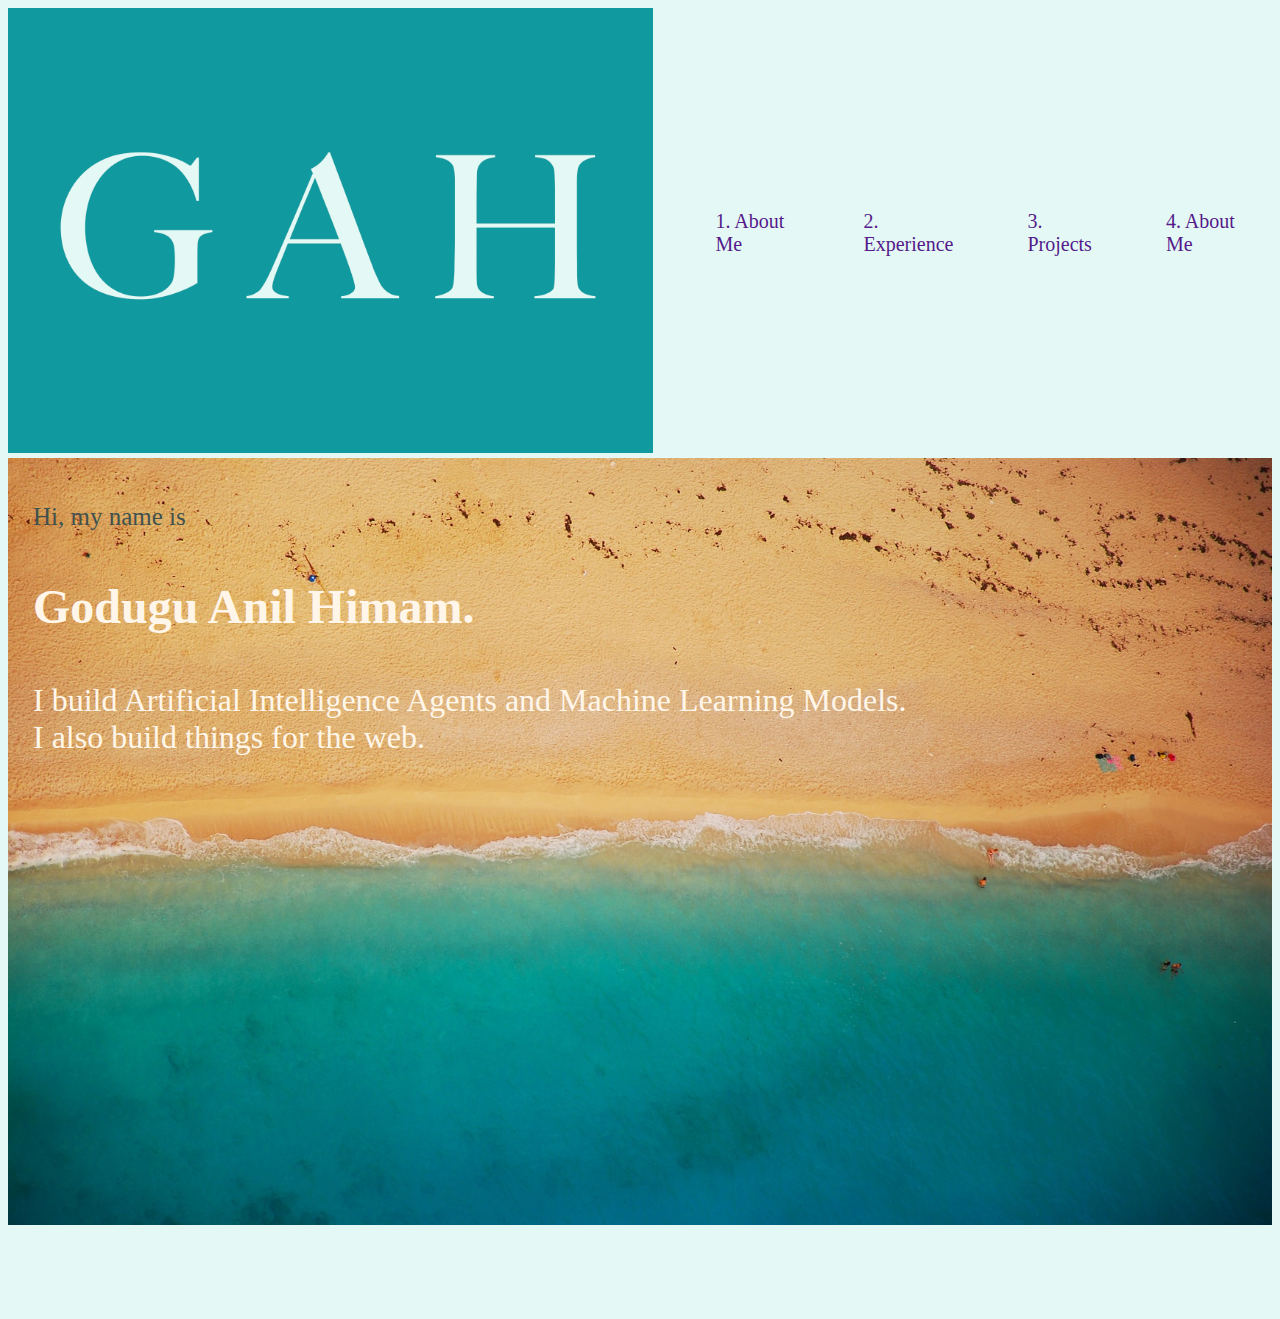
<file: index.html>
<!DOCTYPE html>

<html lang="en">
    <head>
        <title>Home Page</title>

        <!-- Meta Data tags to render the webpage with respect to different devices -->
        <meta charset="utf-8">
        <meta name="viewport" width="device-width, initial-scale=1.0">

        <!-- Link to the CSS File -->
        <link href="style.css" rel="stylesheet">
    </head>

    <body>
        <div class="container-grid">

            <!-- Navigation Section -->
            <!-- First Row of the Grid Contains the Navigation Bar using Flexbox -->
            <div class="row">

                <!-- Using Flexbox From Here -->
                <div class="container-flexbox">

                    <!-- Favicon or Image Element-->
                    <div class="logo-image">
                       <img src="logo.png" alt="Image of Logo" height="80px"> 
                    </div>

                    <!-- About Me Tab -->
                    <div class="navbar">
                        <a href="">1. About Me</a>
                    </div>

                    <!-- Experience Tab -->
                    <div class="navbar">
                        <a href="">2. Experience</a>
                    </div>

                    <!--  Projects Tab -->
                    <div class="navbar">
                        <a href="">3. Projects</a>
                    </div>

                    <!--  Contact Me Tab -->
                    <div class="navbar">
                        <a href="">4. About Me</a>
                    </div>
                </div>

            </div>

            <!-- Background Image Like a Bootstrap Hero-->
            <div class="row hero">
                <img src="new-beach.jpeg" alt="Image of a Beach">
                
                <!-- Text to be displayed on the image -->
                <div class="image-text">
                    <p class="salutation">Hi, my name is</p>
                    <p class="name-card">Godugu Anil Himam.</p>
                    <p class="occupation-card">
                        I build Artificial Intelligence Agents and Machine Learning Models.<br>
                        I also build things for the web.
                    </p>
                </div>
            </div>
        </div>

        <!-- Background Image Like a Bootstrap Hero-->

        <!-- About Me Section -->

        <!-- My Experience Section -->

        <!-- Work Section -->

        <!-- Contact Me Section -->
    </body>

</html>
</file>
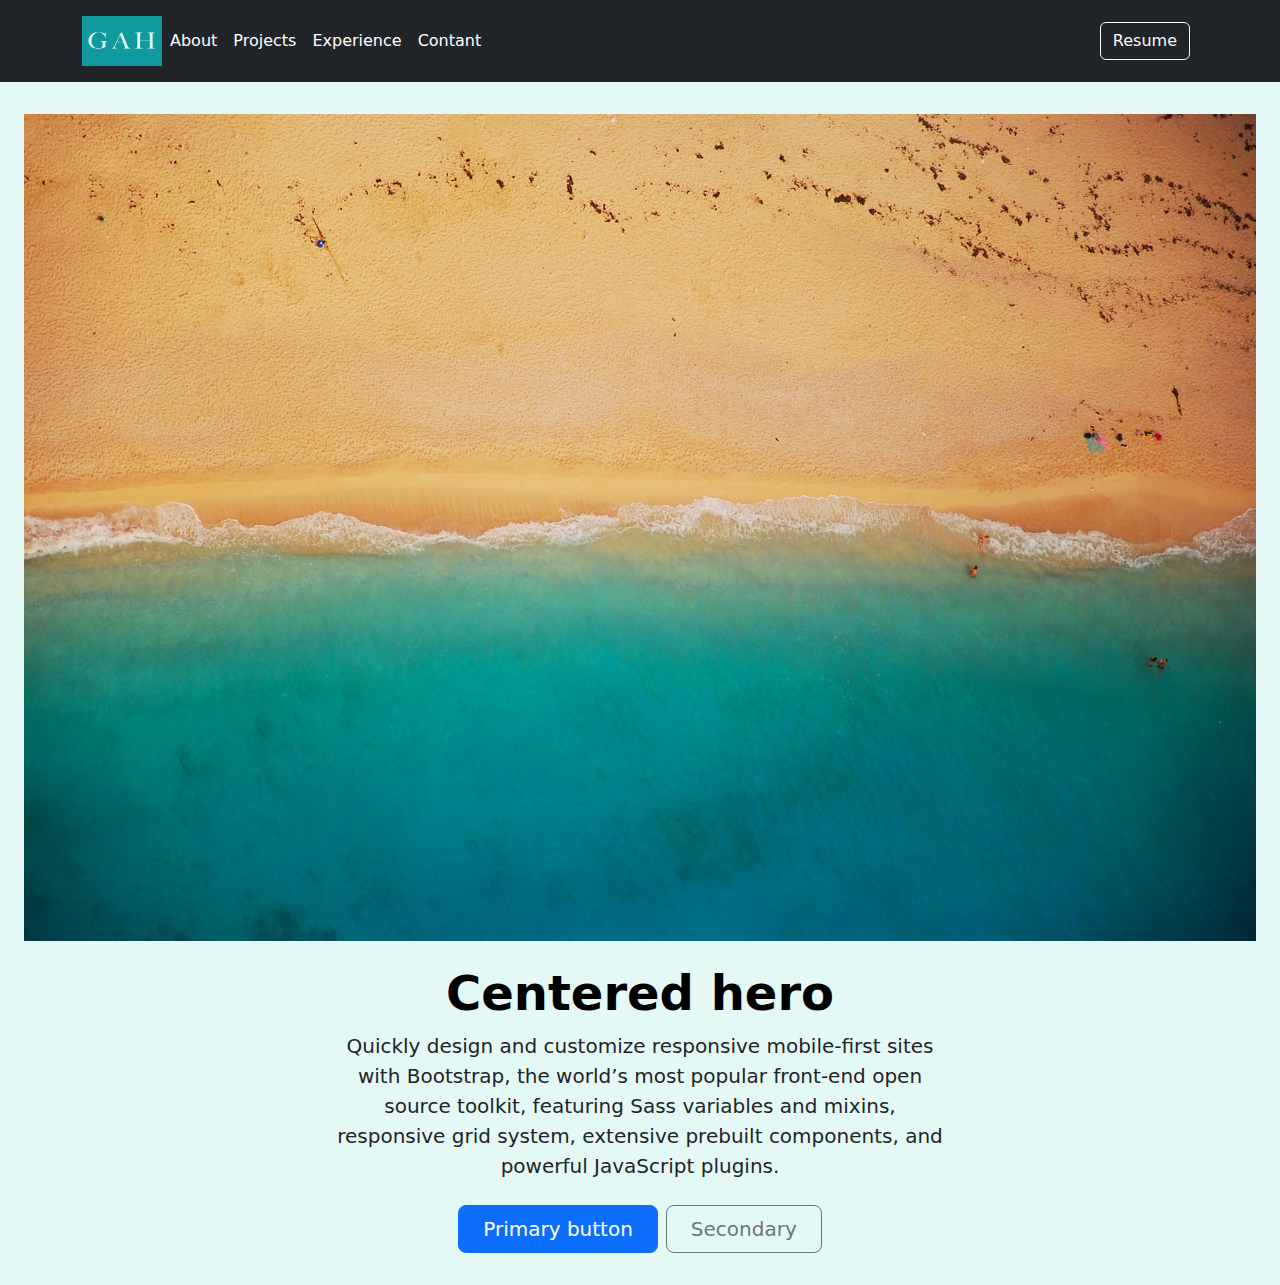
<file: other.html>
<!DOCTYPE html>
<html lang="en">

<head>
    <!-- Meta tags for the View Port Setting -->
    <meta charset="UTF-8">
    <meta name="viewport" content="width=device-width, initial-scale=1.0">
    <title>Home Page</title>

    <!-- Links to Bootstrap -->
    <link href="https://cdn.jsdelivr.net/npm/bootstrap@5.3.3/dist/css/bootstrap.min.css" rel="stylesheet" integrity="sha384-QWTKZyjpPEjISv5WaRU9OFeRpok6YctnYmDr5pNlyT2bRjXh0JMhjY6hW+ALEwIH" crossorigin="anonymous">
    <script src="https://cdn.jsdelivr.net/npm/bootstrap@5.3.3/dist/js/bootstrap.bundle.min.js" integrity="sha384-YvpcrYf0tY3lHB60NNkmXc5s9fDVZLESaAA55NDzOxhy9GkcIdslK1eN7N6jIeHz" crossorigin="anonymous"></script>

    <!-- Link to External CSS -->
    <link href="style.css" rel="stylesheet">
</head>
<body>
    <!-- Header Section with the Navbar -->
    <header class="p-3 text-bg-dark">
        <div class="container">
          <div class="d-flex flex-wrap align-items-center justify-content-center justify-content-lg-start">
            <a href="/" class="d-flex align-items-center mb-2 mb-lg-0 text-white text-decoration-none">
              <img src="logo.png" width="80" height="50" alt="Image of Logo">
            </a>
    
            <ul class="nav col-12 col-lg-auto me-lg-auto mb-2 justify-content-center mb-md-0">
              <li><a href="#" class="nav-link px-2 text-white">About</a></li>
              <li><a href="#" class="nav-link px-2 text-white">Projects</a></li>
              <li><a href="#" class="nav-link px-2 text-white">Experience</a></li>
              <li><a href="#" class="nav-link px-2 text-white">Contant</a></li>
            </ul>
    
            <div class="text-end">
              <button type="button" class="btn btn-outline-light me-2">Resume</button>
            </div>
          </div>
        </div>
    </header>

    <!-- Hero Sections of the Website -->
    <div class="px-4 py-2 my-4 text-center">
        <img class="d-block mx-auto mb-4" src="new-beach.jpeg" alt="Image of Beach">
        <h1 class="display-5 fw-bold text-body-emphasis">Centered hero</h1>
        <div class="col-lg-6 mx-auto">
          <p class="lead mb-4">Quickly design and customize responsive mobile-first sites with Bootstrap, the world’s most popular front-end open source toolkit, featuring Sass variables and mixins, responsive grid system, extensive prebuilt components, and powerful JavaScript plugins.</p>
          <div class="d-grid gap-2 d-sm-flex justify-content-sm-center">
            <button type="button" class="btn btn-primary btn-lg px-4 gap-3">Primary button</button>
            <button type="button" class="btn btn-outline-secondary btn-lg px-4">Secondary</button>
          </div>
        </div>
      </div>
</body>
</html>
</file>
<file: style.css>
body {
    background-color: #E4F9F5;
}

.container-grid {
    display: grid;
    width: 100%;
}

.container-flexbox {
    /* Flexbox Rules */
    display: flex;
    justify-content: flex-end;
    align-items: center;
    column-gap: 50px;

    /* Font Rules */
    font-size: 20px;
    font-family: Georgia, 'Times New Roman', Times, serif;
    padding-right: 20px;
}

/* Navbar Rule to Grow and Shrink for the Image */
.logo-image {
    flex-grow: 1; 
}

.navbar {
    /* Display Rules for Center Line*/
    display: inline-block;
    position: relative;
    padding: 12px;
}

.navbar > a {
    text-decoration: none;
}

.navbar:hover {
    background-color: #30E3CA;
}

/* Main Image Rules */
div > img {
    width: 100%;
    height: 90%;
}

/* Text rules for Overlaying on the main image */
.hero {
    position: relative;
}

.image-text {
    position: absolute;
    top: 20px;
    left: 25px;
}

.salutation {
    font-family: Georgia, 'Times New Roman', Times, serif;
    font-size: 25px;
    color: #40514E;
}

.name-card {
    font-family: Georgia, 'Times New Roman', Times, serif;
    font-size: 3rem;
    font-weight: 600;
    color: #FFF6E9;
}

.occupation-card {
    font-family: Georgia, 'Times New Roman', Times, serif;
    font-size: 2rem;
    color: #FFF6E9;
}

/* Media Query to change the Layout of the Webpage when screen size varies */
@media (max-width: 900px) {
    /* Todo */
}
</file>
